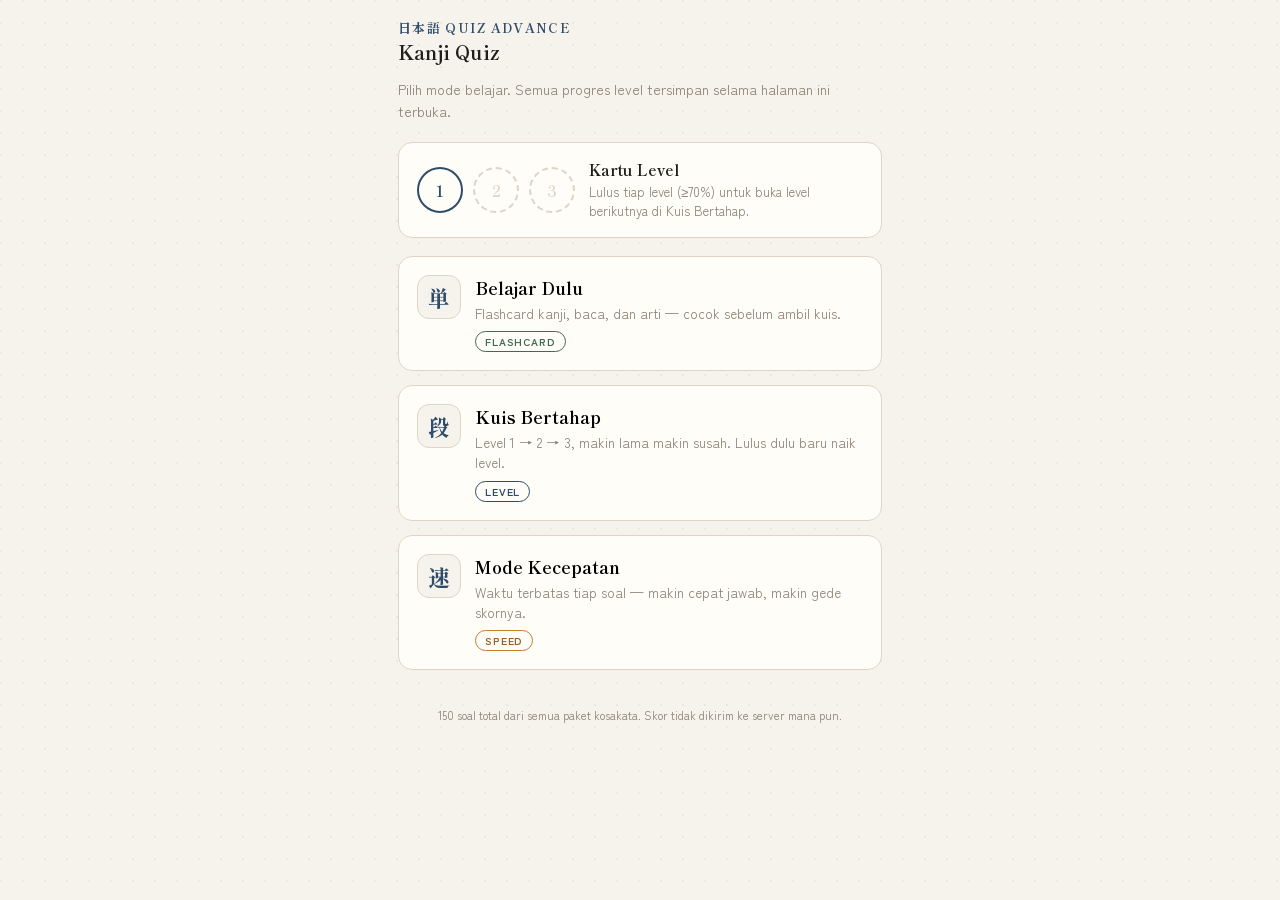
<file: index_3.html>
<!DOCTYPE html>
<html lang="id">
<head>
<meta charset="UTF-8">
<meta name="viewport" content="width=device-width, initial-scale=1.0, maximum-scale=1.0">
<title>Kanji Quiz Advance — 日本語</title>
<meta name="description" content="Latihan kanji N5/N4 dengan mode level bertahap, kecepatan, dan flashcard.">
<link rel="preconnect" href="https://fonts.googleapis.com">
<link href="https://fonts.googleapis.com/css2?family=Shippori+Mincho:wght@500;700&family=Zen+Kaku+Gothic+New:wght@400;500;700;900&display=swap" rel="stylesheet">
<style>
/* =========================================================================
   Kanji Quiz Advance — design tokens
   Washi paper + ai-zome indigo + hanko seal red, carried over from the
   original quiz, extended with an ochre "gold" accent for streak/speed
   moments and a stamp-card motif for level progress.
   ========================================================================= */
:root{
  --bg:#F6F3EC;
  --card:#FFFDF8;
  --ink:#201E1B;
  --muted:#8B8074;
  --line:#DDD5C7;
  --indigo:#2F4C6B;
  --indigo-dark:#1F3450;
  --seal:#B33B49;
  --seal-dark:#8E2530;
  --moss:#3F6B4E;
  --amber:#C97C2C;
  --amber-dark:#9C5E1D;
  --radius:14px;
}
*{ box-sizing:border-box; }
@media (prefers-reduced-motion: reduce){
  *{ animation-duration:0.01ms !important; transition-duration:0.01ms !important; }
}
html,body{
  margin:0; padding:0; background:var(--bg); color:var(--ink);
  font-family:'Zen Kaku Gothic New', sans-serif;
  -webkit-tap-highlight-color: transparent;
}
body::before{
  content:""; position:fixed; inset:0;
  background-image: radial-gradient(circle at 1px 1px, rgba(32,30,27,0.05) 1px, transparent 1px);
  background-size: 22px 22px;
  pointer-events:none; z-index:0;
}
#app{
  position:relative; z-index:1;
  max-width:520px; margin:0 auto; min-height:100vh;
  display:flex; flex-direction:column;
  padding: 18px 18px 48px;
}
h1,h2,h3{ font-family:'Shippori Mincho', serif; margin:0; }
a{ color:var(--indigo); }
button{ font-family:inherit; }

/* ---------- top bar ---------- */
.topbar{
  display:flex; align-items:center; justify-content:space-between;
  margin-bottom:14px;
}
.brand{
  font-family:'Shippori Mincho', serif; font-weight:700; font-size:19px;
}
.brand .jp{ color:var(--indigo); font-size:13px; letter-spacing:0.1em; display:block; margin-bottom:1px; }
.backbtn{
  background:none; border:1px solid var(--line); border-radius:999px;
  padding:6px 14px; font-size:13px; color:var(--muted); cursor:pointer;
}
.backbtn:hover{ border-color:var(--indigo); color:var(--indigo); }

.eyebrow{
  font-size:12px; letter-spacing:0.18em; text-transform:uppercase;
  color:var(--indigo); font-weight:700; margin-bottom:6px;
}
.sub{ color:var(--muted); font-size:14px; margin-bottom:20px; line-height:1.55; }

/* ---------- Stamp card (level progress signature element) ---------- */
.stampcard{
  background:var(--card); border:1px solid var(--line); border-radius:var(--radius);
  padding:16px 18px; margin-bottom:18px;
  display:flex; align-items:center; gap:14px;
}
.stampcard .slots{ display:flex; gap:10px; }
.stampslot{
  width:46px; height:46px; border-radius:50%;
  border:2px dashed var(--line);
  display:flex; align-items:center; justify-content:center;
  font-family:'Shippori Mincho', serif; font-weight:700; font-size:15px;
  color:var(--line); flex-shrink:0; position:relative;
}
.stampslot.done{
  border:2px solid var(--seal); color:var(--seal);
  transform: rotate(-6deg);
}
.stampslot.current{ border-color:var(--indigo); color:var(--indigo); border-style:solid; }
.stampcard .label{ font-size:13px; color:var(--muted); line-height:1.5; }
.stampcard .label strong{ color:var(--ink); font-family:'Shippori Mincho', serif; font-size:15px; display:block; }

/* ---------- Home menu ---------- */
.modecard{
  background:var(--card); border:1px solid var(--line); border-radius:var(--radius);
  padding:18px; margin-bottom:14px; cursor:pointer; text-align:left; width:100%;
  display:flex; gap:14px; align-items:flex-start;
  transition: transform .15s ease;
}
.modecard:active{ transform: scale(0.98); }
.modecard:focus-visible, button:focus-visible, .opt:focus-visible, .levelrow:focus-visible{
  outline:3px solid var(--indigo); outline-offset:2px;
}
.modecard .icon{
  width:44px; height:44px; border-radius:12px; flex-shrink:0;
  display:flex; align-items:center; justify-content:center;
  font-family:'Shippori Mincho', serif; font-size:22px; font-weight:700;
  background:var(--bg); border:1px solid var(--line); color:var(--indigo);
}
.modecard h3{ font-size:17px; margin-bottom:3px; }
.modecard p{ margin:0; color:var(--muted); font-size:13.5px; line-height:1.5; }
.modecard .tag{
  display:inline-block; margin-top:8px; font-size:10.5px; letter-spacing:0.08em;
  text-transform:uppercase; font-weight:700; padding:2px 9px; border-radius:999px;
}
.tag.tag-level{ color:var(--indigo); border:1px solid var(--indigo); }
.tag.tag-speed{ color:var(--amber-dark); border:1px solid var(--amber); }
.tag.tag-study{ color:var(--moss); border:1px solid var(--moss); }

/* ---------- Level picker rows ---------- */
.levelrow{
  background:var(--card); border:1px solid var(--line); border-radius:var(--radius);
  padding:16px; margin-bottom:10px; width:100%; text-align:left; cursor:pointer;
  display:flex; align-items:center; gap:12px;
}
.levelrow .num{
  width:38px; height:38px; border-radius:50%; flex-shrink:0;
  display:flex; align-items:center; justify-content:center;
  font-family:'Shippori Mincho', serif; font-weight:700; font-size:16px;
  background:var(--bg); border:1px solid var(--line); color:var(--indigo);
}
.levelrow h4{ font-size:15px; margin:0 0 2px; font-family:'Shippori Mincho', serif; }
.levelrow p{ margin:0; font-size:12.5px; color:var(--muted); line-height:1.4; }
.levelrow.locked{ opacity:0.55; cursor:not-allowed; }
.levelrow .lockicon{ margin-left:auto; color:var(--muted); font-size:18px; }

/* ---------- Progress bar ---------- */
.progress-wrap{ display:flex; align-items:center; gap:10px; margin-bottom:16px; }
.progress-track{ flex:1; height:6px; background:var(--line); border-radius:99px; overflow:hidden; }
.progress-fill{ height:100%; background:var(--indigo); border-radius:99px; transition:width .35s ease; }
.progress-fill.speed{ background:var(--amber); }
.progress-label{ font-size:12.5px; color:var(--muted); font-variant-numeric:tabular-nums; white-space:nowrap; }

/* ---------- Timer ring (speed mode) ---------- */
.timerwrap{ display:flex; align-items:center; gap:10px; margin-bottom:14px; }
.timerring{ position:relative; width:40px; height:40px; flex-shrink:0; }
.timerring svg{ transform: rotate(-90deg); }
.timerring circle.bg{ fill:none; stroke:var(--line); stroke-width:4; }
.timerring circle.fg{ fill:none; stroke:var(--amber); stroke-width:4; stroke-linecap:round; transition: stroke-dashoffset .2s linear, stroke .2s ease; }
.timerring.low circle.fg{ stroke:var(--seal); }
.timerring .num{
  position:absolute; inset:0; display:flex; align-items:center; justify-content:center;
  font-size:12px; font-weight:700; color:var(--ink); font-variant-numeric:tabular-nums;
}
.streak{ font-size:13px; color:var(--amber-dark); font-weight:700; display:flex; align-items:center; gap:4px; }

/* ---------- Question card ---------- */
.qcard{
  background:var(--card); border:1px solid var(--line); border-radius:16px;
  padding:22px 20px; position:relative; overflow:hidden; flex:1;
  display:flex; flex-direction:column;
}
.qcard::before{
  content:"問"; position:absolute; top:-14px; right:-6px;
  font-family:'Shippori Mincho', serif; font-size:110px; color:var(--indigo);
  opacity:0.05; line-height:1; pointer-events:none;
}
.section-tag{
  font-size:11px; font-weight:700; letter-spacing:0.1em; text-transform:uppercase;
  color:var(--seal); margin-bottom:10px;
}
.kanji-big{ font-family:'Shippori Mincho', serif; font-size:56px; font-weight:700; line-height:1.1; margin:4px 0 6px; }
.q-desc{ font-size:17px; line-height:1.55; font-weight:500; margin:4px 0 6px; }
.q-hint{ color:var(--muted); font-size:13.5px; margin-bottom:16px; }

.options{ display:flex; flex-direction:column; gap:10px; margin-top:8px; }
.opt{
  text-align:left; background:#fff; border:1.5px solid var(--line); border-radius:12px;
  padding:13px 14px; font-size:16px; color:var(--ink); cursor:pointer;
  display:flex; align-items:center; gap:10px;
  transition: border-color .12s ease, background .12s ease, transform .08s ease;
}
.opt:active{ transform: scale(0.99); }
.opt .letter{
  width:26px; height:26px; border-radius:50%; background:var(--bg); border:1px solid var(--line);
  display:flex; align-items:center; justify-content:center; font-size:12.5px; font-weight:700;
  color:var(--muted); flex-shrink:0;
}
.opt.correct{ border-color:var(--moss); background:#F1F7F3; }
.opt.correct .letter{ background:var(--moss); border-color:var(--moss); color:#fff; }
.opt.wrong{ border-color:var(--seal); background:#FBF0F1; }
.opt.wrong .letter{ background:var(--seal); border-color:var(--seal); color:#fff; }
.opt.disabled{ cursor:default; }
.opt.dim{ opacity:0.5; }

.feedback{ margin-top:16px; font-size:14px; color:var(--muted); min-height:20px; }
.feedback.show-correct{ color:var(--moss); font-weight:700; }
.feedback.show-wrong{ color:var(--seal-dark); font-weight:700; }

.stamp{
  position:absolute; top:18px; right:18px; width:64px; height:64px; border-radius:50%;
  border:3px solid var(--seal); color:var(--seal); display:flex; align-items:center; justify-content:center;
  font-family:'Shippori Mincho', serif; font-weight:700; font-size:24px;
  opacity:0; transform:scale(1.6) rotate(-18deg); pointer-events:none;
}
.stamp.pop{ animation: stampIn .38s cubic-bezier(.2,1.4,.4,1) forwards; }
.stamp.wrongstamp{ border-color:var(--indigo); color:var(--indigo); }
@keyframes stampIn{
  0%{ opacity:0; transform:scale(2.2) rotate(-18deg); }
  60%{ opacity:1; transform:scale(0.92) rotate(-10deg); }
  100%{ opacity:0.9; transform:scale(1) rotate(-10deg); }
}

.nextbar{ margin-top:16px; }
button.primary{
  width:100%; background:var(--indigo); color:#fff; border:none; border-radius:12px;
  padding:14px; font-size:16px; font-weight:700; cursor:pointer;
}
button.primary:active{ background:var(--indigo-dark); }
button.primary:disabled{ opacity:0.4; cursor:default; }
button.primary.amber{ background:var(--amber); }
button.primary.amber:active{ background:var(--amber-dark); }
button.ghost{
  width:100%; background:transparent; color:var(--indigo); border:1.5px solid var(--indigo);
  border-radius:12px; padding:12px; font-size:14.5px; font-weight:700; margin-top:10px; cursor:pointer;
}

/* ---------- Flashcard (tango card) mode ---------- */
.flash-progress{ text-align:center; font-size:12.5px; color:var(--muted); margin-bottom:10px; }
.flashzone{ flex:1; display:flex; align-items:center; justify-content:center; padding:10px 0 22px; perspective:1200px; }
.flashcard{
  width:100%; max-width:340px; height:230px; position:relative;
  cursor:pointer;
}
.flashcard .punch{
  position:absolute; top:10px; left:16px; width:12px; height:12px; border-radius:50%;
  background:var(--bg); border:1px solid var(--line); z-index:2;
}
.flashcard-inner{
  width:100%; height:100%; position:relative; transition: transform .5s;
  transform-style: preserve-3d;
}
.flashcard.flipped .flashcard-inner{ transform: rotateY(180deg); }
.flashface{
  position:absolute; inset:0; backface-visibility:hidden;
  border-radius:14px; border:1px solid var(--line); background:var(--card);
  box-shadow: 6px 6px 0 var(--line);
  display:flex; flex-direction:column; align-items:center; justify-content:center;
  padding:20px; text-align:center;
}
.flashface .topic{ position:absolute; top:14px; left:32px; font-size:11px; color:var(--muted); letter-spacing:0.06em; text-transform:uppercase; }
.flashface .kanji{ font-family:'Shippori Mincho', serif; font-size:46px; font-weight:700; }
.flashface .prompttext{ font-size:16px; line-height:1.5; }
.flashface.back{ transform: rotateY(180deg); }
.flashface .reading{ font-family:'Shippori Mincho', serif; font-size:26px; margin-bottom:6px; }
.flashface .meaning{ font-size:14px; color:var(--muted); }
.flashhint{ text-align:center; font-size:12px; color:var(--muted); margin-top:10px; }
.flashnav{ display:flex; gap:10px; margin-top:14px; }
.flashnav button{
  flex:1; background:var(--card); border:1px solid var(--line); border-radius:12px;
  padding:12px; font-size:14px; color:var(--ink); cursor:pointer;
}
.flashnav button:active{ background:var(--bg); }

/* ---------- Result screen ---------- */
.result{ background:var(--card); border:1px solid var(--line); border-radius:16px; padding:30px 22px; text-align:center; }
.result .bigstamp{
  width:120px; height:120px; border-radius:50%; border:4px solid var(--seal); color:var(--seal);
  display:flex; flex-direction:column; align-items:center; justify-content:center;
  margin:0 auto 18px; transform: rotate(-8deg); font-family:'Shippori Mincho', serif;
}
.result .bigstamp.amber{ border-color:var(--amber); color:var(--amber-dark); }
.result .bigstamp .score-num{ font-size:34px; font-weight:700; line-height:1; }
.result .bigstamp .score-den{ font-size:13px; }
.result h2{ font-size:22px; margin:0 0 6px; }
.result p{ color:var(--muted); font-size:14px; margin:0 0 20px; line-height:1.6; }
.breakdown{ display:flex; justify-content:center; gap:18px; margin-bottom:22px; flex-wrap:wrap; }
.breakdown div{ font-size:13px; color:var(--muted); }
.breakdown strong{ display:block; font-size:20px; color:var(--ink); font-family:'Shippori Mincho', serif; }
.passbadge{
  display:inline-block; margin-bottom:14px; padding:5px 14px; border-radius:999px;
  font-size:12.5px; font-weight:700; letter-spacing:0.04em;
}
.passbadge.pass{ background:#F1F7F3; color:var(--moss); border:1px solid var(--moss); }
.passbadge.retry{ background:#FBF0F1; color:var(--seal-dark); border:1px solid var(--seal); }

.footer-note{ text-align:center; color:var(--muted); font-size:11.5px; margin-top:22px; line-height:1.6; }

</style>
</head>
<body>
<div id="app"></div>

<script>
/* =========================================================================
   QUESTION BANK — Kanji Quiz Advance
   Setiap soal punya:
   - level    : 1 (dasar) | 2 (menengah) | 3 (lanjutan)  -> dipakai utk mode bertahap
   - type     : 'reading'  = kanji -> pilih bacaan hiragana
                'describe' = deskripsi Indonesia -> pilih kanji yang tepat
                'odd'      = cari kata yang TIDAK sekategori
   - topic    : dipakai buat pengelompokan flashcard
   - prompt   : untuk type 'reading', ini kanji-nya. untuk 'describe'/'odd', ini teks soalnya.
   - meaning  : arti bahasa Indonesia (dipakai di flashcard, hanya utk type 'reading')
   - correct  : jawaban benar
   - distractors : 3 pilihan pengecoh

   Menambah paket baru (mis. MNN1 / MNN2) tinggal push object baru ke array
   QUESTION_BANK dengan format yang sama, lalu set level & topic yang sesuai.
   ========================================================================= */

const QUESTION_BANK = [

  // ---------------- LEVEL 1 — Paket Dasar (bacaan kanji) ----------------
  { level:1, type:"reading", topic:"Keluarga", prompt:"家族", meaning:"Keluarga", correct:"かぞく", distractors:["かいぎ","きゅうりょう","しごと"] },
  { level:1, type:"reading", topic:"Keluarga", prompt:"兄", meaning:"Kakak laki-laki (sendiri)", correct:"あに", distractors:["あね","おとうと","いもうと"] },
  { level:1, type:"reading", topic:"Keluarga", prompt:"姉", meaning:"Kakak perempuan (sendiri)", correct:"あね", distractors:["あに","むすめ","むすこ"] },
  { level:1, type:"reading", topic:"Keluarga", prompt:"弟", meaning:"Adik laki-laki (sendiri)", correct:"おとうと", distractors:["いもうと","むすこ","むすめ"] },
  { level:1, type:"reading", topic:"Keluarga", prompt:"妹", meaning:"Adik perempuan (sendiri)", correct:"いもうと", distractors:["おとうと","あね","あに"] },
  { level:1, type:"reading", topic:"Keluarga", prompt:"両親", meaning:"Kedua orang tua", correct:"りょうしん", distractors:["ちちおや","ははおや","かぞく"] },
  { level:1, type:"reading", topic:"Keluarga", prompt:"父親", meaning:"Ayah", correct:"ちちおや", distractors:["ははおや","りょうしん","おっと"] },
  { level:1, type:"reading", topic:"Keluarga", prompt:"母親", meaning:"Ibu", correct:"ははおや", distractors:["ちちおや","つま","りょうしん"] },
  { level:1, type:"reading", topic:"Keluarga", prompt:"夫", meaning:"Suami", correct:"おっと", distractors:["つま","むすこ","むすめ"] },
  { level:1, type:"reading", topic:"Keluarga", prompt:"妻", meaning:"Istri", correct:"つま", distractors:["おっと","まご","あね"] },
  { level:1, type:"reading", topic:"Keluarga", prompt:"息子", meaning:"Anak laki-laki (sendiri)", correct:"むすこ", distractors:["むすめ","まご","あに"] },
  { level:1, type:"reading", topic:"Keluarga", prompt:"娘", meaning:"Anak perempuan (sendiri)", correct:"むすめ", distractors:["むすこ","いもうと","あね"] },
  { level:1, type:"reading", topic:"Keluarga", prompt:"孫", meaning:"Cucu", correct:"まご", distractors:["むすこ","むすめ","おっと"] },
  { level:1, type:"reading", topic:"Keluarga", prompt:"男性", meaning:"Laki-laki", correct:"だんせい", distractors:["じょせい","かぞく","りょうしん"] },
  { level:1, type:"reading", topic:"Keluarga", prompt:"女性", meaning:"Perempuan", correct:"じょせい", distractors:["だんせい","あね","いもうと"] },
  { level:1, type:"reading", topic:"Tubuh", prompt:"体", meaning:"Tubuh/badan", correct:"からだ", distractors:["あたま","かお","かみ"] },
  { level:1, type:"reading", topic:"Tubuh", prompt:"頭", meaning:"Kepala", correct:"あたま", distractors:["からだ","くび","むね"] },
  { level:1, type:"reading", topic:"Tubuh", prompt:"顔", meaning:"Wajah", correct:"かお", distractors:["かみ","はな","くび"] },
  { level:1, type:"reading", topic:"Tubuh", prompt:"髪", meaning:"Rambut", correct:"かみ", distractors:["かお","ゆび","うで"] },
  { level:1, type:"reading", topic:"Tubuh", prompt:"鼻", meaning:"Hidung", correct:"はな", distractors:["くび","むね","ゆび"] },
  { level:1, type:"reading", topic:"Tubuh", prompt:"首", meaning:"Leher", correct:"くび", distractors:["はな","うで","あたま"] },
  { level:1, type:"reading", topic:"Tubuh", prompt:"腕", meaning:"Lengan", correct:"うで", distractors:["ゆび","むね","くび"] },
  { level:1, type:"reading", topic:"Tubuh", prompt:"指", meaning:"Jari/jemari", correct:"ゆび", distractors:["うで","はな","かみ"] },
  { level:1, type:"reading", topic:"Tubuh", prompt:"胸", meaning:"Dada", correct:"むね", distractors:["くび","あたま","からだ"] },
  { level:1, type:"reading", topic:"Kerja", prompt:"仕事", meaning:"Pekerjaan", correct:"しごと", distractors:["きゅうりょう","かいぎ","こうつう"] },
  { level:1, type:"reading", topic:"Kerja", prompt:"給料", meaning:"Gaji", correct:"きゅうりょう", distractors:["しごと","かいぎ","どうろ"] },
  { level:1, type:"reading", topic:"Kerja", prompt:"会議", meaning:"Rapat", correct:"かいぎ", distractors:["しごと","きゅうりょう","こうつう"] },
  { level:1, type:"reading", topic:"Makanan", prompt:"食べ物", meaning:"Makanan", correct:"たべもの", distractors:["のみもの","やさい","にく"] },
  { level:1, type:"reading", topic:"Makanan", prompt:"飲み物", meaning:"Minuman", correct:"のみもの", distractors:["たべもの","にく","やさい"] },
  { level:1, type:"reading", topic:"Makanan", prompt:"野菜", meaning:"Sayur", correct:"やさい", distractors:["にく","たべもの","のみもの"] },
  { level:1, type:"reading", topic:"Makanan", prompt:"肉", meaning:"Daging", correct:"にく", distractors:["やさい","ぎゅうにく","ぶたにく"] },
  { level:1, type:"reading", topic:"Makanan", prompt:"牛肉", meaning:"Daging sapi", correct:"ぎゅうにく", distractors:["ぶたにく","とりにく","にく"] },
  { level:1, type:"reading", topic:"Makanan", prompt:"豚肉", meaning:"Daging babi", correct:"ぶたにく", distractors:["ぎゅうにく","とりにく","にく"] },
  { level:1, type:"reading", topic:"Makanan", prompt:"鶏肉", meaning:"Daging ayam", correct:"とりにく", distractors:["ぎゅうにく","ぶたにく","にく"] },
  { level:1, type:"reading", topic:"Makanan", prompt:"朝食", meaning:"Makan pagi", correct:"ちょうしょく", distractors:["ちゅうしょく","ゆうしょく","たべもの"] },
  { level:1, type:"reading", topic:"Makanan", prompt:"昼食", meaning:"Makan siang", correct:"ちゅうしょく", distractors:["ちょうしょく","ゆうしょく","のみもの"] },
  { level:1, type:"reading", topic:"Makanan", prompt:"夕食", meaning:"Makan malam", correct:"ゆうしょく", distractors:["ちょうしょく","ちゅうしょく","やさい"] },
  { level:1, type:"reading", topic:"Transportasi", prompt:"自転車", meaning:"Sepeda", correct:"じてんしゃ", distractors:["じどうしゃ","ひこうき","ふね"] },
  { level:1, type:"reading", topic:"Transportasi", prompt:"自動車", meaning:"Mobil", correct:"じどうしゃ", distractors:["じてんしゃ","ふね","ひこうき"] },
  { level:1, type:"reading", topic:"Transportasi", prompt:"飛行機", meaning:"Pesawat terbang", correct:"ひこうき", distractors:["じどうしゃ","じてんしゃ","ふね"] },
  { level:1, type:"reading", topic:"Transportasi", prompt:"船", meaning:"Kapal laut", correct:"ふね", distractors:["ひこうき","じてんしゃ","どうろ"] },
  { level:1, type:"reading", topic:"Transportasi", prompt:"道路", meaning:"Jalan raya", correct:"どうろ", distractors:["こうつう","ふね","じどうしゃ"] },
  { level:1, type:"reading", topic:"Transportasi", prompt:"交通", meaning:"Transportasi/lalu lintas", correct:"こうつう", distractors:["どうろ","しごと","かいぎ"] },
  { level:1, type:"reading", topic:"Warna", prompt:"色", meaning:"Warna", correct:"いろ", distractors:["あおいろ","あかいろ","くろいろ"] },
  { level:1, type:"reading", topic:"Warna", prompt:"青色", meaning:"Biru", correct:"あおいろ", distractors:["あかいろ","くろいろ","しろいろ"] },
  { level:1, type:"reading", topic:"Warna", prompt:"赤色", meaning:"Merah", correct:"あかいろ", distractors:["あおいろ","しろいろ","くろいろ"] },
  { level:1, type:"reading", topic:"Warna", prompt:"黒色", meaning:"Hitam", correct:"くろいろ", distractors:["しろいろ","あおいろ","あかいろ"] },
  { level:1, type:"reading", topic:"Warna", prompt:"白色", meaning:"Putih", correct:"しろいろ", distractors:["くろいろ","あかいろ","いろ"] },
  { level:1, type:"reading", topic:"Kesehatan", prompt:"病気", meaning:"Penyakit", correct:"びょうき", distractors:["かぜ","ねつ","せき"] },
  { level:1, type:"reading", topic:"Kesehatan", prompt:"風邪", meaning:"Masuk angin/flu", correct:"かぜ", distractors:["びょうき","ねつ","せき"] },

  // ---------------- LEVEL 2 — Paket Tambahan (bacaan kanji, lebih variatif) ----------------
  { level:2, type:"reading", topic:"Keluarga", prompt:"親", meaning:"Orang tua", correct:"おや", distractors:["りょうしん","かぞく","まご"] },
  { level:2, type:"reading", topic:"Keluarga", prompt:"お兄さん", meaning:"Kakak laki-laki (orang lain)", correct:"おにいさん", distractors:["あに","おねえさん","あね"] },
  { level:2, type:"reading", topic:"Keluarga", prompt:"お姉さん", meaning:"Kakak perempuan (orang lain)", correct:"おねえさん", distractors:["あね","おにいさん","あに"] },
  { level:2, type:"reading", topic:"Keluarga", prompt:"ご主人", meaning:"Suami (orang lain)", correct:"ごしゅじん", distractors:["おっと","つま","おくさん"] },
  { level:2, type:"reading", topic:"Keluarga", prompt:"奥さん", meaning:"Istri (orang lain)", correct:"おくさん", distractors:["つま","ごしゅじん","おっと"] },
  { level:2, type:"reading", topic:"Keluarga", prompt:"伯父", meaning:"Om/paman", correct:"おじ", distractors:["おば","まご","りょうしん"] },
  { level:2, type:"reading", topic:"Keluarga", prompt:"伯母", meaning:"Tante/bibi", correct:"おば", distractors:["おじ","まご","りょうしん"] },
  { level:2, type:"reading", topic:"Keluarga", prompt:"先輩", meaning:"Senior", correct:"せんぱい", distractors:["こうはい","どうりょう","しゃちょう"] },
  { level:2, type:"reading", topic:"Keluarga", prompt:"後輩", meaning:"Junior", correct:"こうはい", distractors:["せんぱい","どうりょう","しゃちょう"] },
  { level:2, type:"reading", topic:"Tubuh", prompt:"髭", meaning:"Kumis", correct:"ひげ", distractors:["のど","かみ","はな"] },
  { level:2, type:"reading", topic:"Tubuh", prompt:"喉", meaning:"Tenggorokan", correct:"のど", distractors:["ひげ","くび","むね"] },
  { level:2, type:"reading", topic:"Tubuh", prompt:"お腹", meaning:"Perut", correct:"おなか", distractors:["こし","せなか","むね"] },
  { level:2, type:"reading", topic:"Tubuh", prompt:"腰", meaning:"Pinggang", correct:"こし", distractors:["おなか","せなか","ほね"] },
  { level:2, type:"reading", topic:"Tubuh", prompt:"お尻", meaning:"Pantat", correct:"おしり", distractors:["せなか","こし","ほね"] },
  { level:2, type:"reading", topic:"Tubuh", prompt:"背中", meaning:"Punggung", correct:"せなか", distractors:["こし","おしり","ほね"] },
  { level:2, type:"reading", topic:"Tubuh", prompt:"骨", meaning:"Tulang", correct:"ほね", distractors:["せなか","こし","からだ"] },
  { level:2, type:"reading", topic:"Profesi", prompt:"社長", meaning:"Bos/kepala perusahaan", correct:"しゃちょう", distractors:["ぶちょう","かちょう","てんいん"] },
  { level:2, type:"reading", topic:"Profesi", prompt:"店員", meaning:"Pelayan/karyawan toko", correct:"てんいん", distractors:["しゃちょう","けいさつ","かしゅ"] },
  { level:2, type:"reading", topic:"Profesi", prompt:"警察", meaning:"Polisi/kepolisian", correct:"けいさつ", distractors:["てんいん","はいしゃ","しゃちょう"] },
  { level:2, type:"reading", topic:"Profesi", prompt:"歌手", meaning:"Penyanyi", correct:"かしゅ", distractors:["うんてんしゅ","てんいん","どうりょう"] },
  { level:2, type:"reading", topic:"Profesi", prompt:"運転手", meaning:"Supir", correct:"うんてんしゅ", distractors:["かしゅ","てんいん","どうりょう"] },
  { level:2, type:"reading", topic:"Profesi", prompt:"同僚", meaning:"Rekan kerja", correct:"どうりょう", distractors:["せんぱい","こうはい","しゃちょう"] },
  { level:2, type:"reading", topic:"Profesi", prompt:"歯医者", meaning:"Dokter gigi", correct:"はいしゃ", distractors:["けいさつ","てんいん","しゃちょう"] },
  { level:2, type:"reading", topic:"Kerja", prompt:"面接", meaning:"Interview", correct:"めんせつ", distractors:["りれきしょ","しゅっちょう","かいぎ"] },
  { level:2, type:"reading", topic:"Kerja", prompt:"履歴書", meaning:"CV", correct:"りれきしょ", distractors:["めんせつ","しょるい","きゅうりょう"] },
  { level:2, type:"reading", topic:"Kerja", prompt:"出張", meaning:"Perjalanan dinas", correct:"しゅっちょう", distractors:["かいぎ","めんせつ","きゅうりょう"] },
  { level:2, type:"reading", topic:"Dapur", prompt:"料理", meaning:"Masakan", correct:"りょうり", distractors:["やさい","たべもの","にく"] },
  { level:2, type:"reading", topic:"Dapur", prompt:"玉ねぎ", meaning:"Bawang bombay", correct:"たまねぎ", distractors:["にんじん","なす","やさい"] },
  { level:2, type:"reading", topic:"Dapur", prompt:"人参", meaning:"Wortel", correct:"にんじん", distractors:["たまねぎ","なす","やさい"] },
  { level:2, type:"reading", topic:"Dapur", prompt:"茄子", meaning:"Terong", correct:"なす", distractors:["たまねぎ","にんじん","やさい"] },
  { level:2, type:"reading", topic:"Dapur", prompt:"米", meaning:"Beras", correct:"こめ", distractors:["にく","やさい","たべもの"] },
  { level:2, type:"reading", topic:"Dapur", prompt:"お酒", meaning:"Sake/minuman keras", correct:"おさけ", distractors:["おちゃ","おゆ","のみもの"] },
  { level:2, type:"reading", topic:"Dapur", prompt:"お茶", meaning:"Teh", correct:"おちゃ", distractors:["おさけ","おゆ","のみもの"] },
  { level:2, type:"reading", topic:"Dapur", prompt:"お湯", meaning:"Air panas", correct:"おゆ", distractors:["おちゃ","おさけ","のみもの"] },
  { level:2, type:"reading", topic:"Dapur", prompt:"洋食", meaning:"Makanan Barat", correct:"ようしょく", distractors:["りょうり","たべもの","やさい"] },
  { level:2, type:"reading", topic:"Transportasi", prompt:"乗り物", meaning:"Kendaraan", correct:"のりもの", distractors:["どうろ","こうつう","じどうしゃ"] },
  { level:2, type:"reading", topic:"Transportasi", prompt:"救急車", meaning:"Ambulans", correct:"きゅうきゅうしゃ", distractors:["しょうぼうしゃ","じどうしゃ","じてんしゃ"] },
  { level:2, type:"reading", topic:"Transportasi", prompt:"消防車", meaning:"Mobil damkar", correct:"しょうぼうしゃ", distractors:["きゅうきゅうしゃ","じどうしゃ","じてんしゃ"] },
  { level:2, type:"reading", topic:"Transportasi", prompt:"新幹線", meaning:"Shinkansen", correct:"しんかんせん", distractors:["ちかてつ","どうろ","こうつう"] },
  { level:2, type:"reading", topic:"Transportasi", prompt:"信号", meaning:"Lampu lalu lintas", correct:"しんごう", distractors:["どうろ","こうつう","のりもの"] },
  { level:2, type:"reading", topic:"Transportasi", prompt:"地下鉄", meaning:"Kereta bawah tanah", correct:"ちかてつ", distractors:["しんかんせん","どうろ","こうつう"] },
  { level:2, type:"reading", topic:"Pakaian", prompt:"服", meaning:"Pakaian", correct:"ふく", distractors:["ようふく","わふく","きもの"] },
  { level:2, type:"reading", topic:"Pakaian", prompt:"洋服", meaning:"Pakaian ala Barat", correct:"ようふく", distractors:["わふく","きもの","ふく"] },
  { level:2, type:"reading", topic:"Pakaian", prompt:"着物", meaning:"Kimono", correct:"きもの", distractors:["ふく","ようふく","わふく"] },
  { level:2, type:"reading", topic:"Pakaian", prompt:"下着", meaning:"Pakaian dalam", correct:"したぎ", distractors:["くつした","てぶくろ","ぼうし"] },
  { level:2, type:"reading", topic:"Pakaian", prompt:"靴下", meaning:"Kaos kaki", correct:"くつした", distractors:["したぎ","てぶくろ","ぼうし"] },
  { level:2, type:"reading", topic:"Arah & Dunia", prompt:"南", meaning:"Selatan", correct:"みなみ", distractors:["きた","ひがし","にし"] },
  { level:2, type:"reading", topic:"Arah & Dunia", prompt:"東", meaning:"Timur", correct:"ひがし", distractors:["きた","みなみ","にし"] },
  { level:2, type:"reading", topic:"Arah & Dunia", prompt:"西", meaning:"Barat", correct:"にし", distractors:["きた","みなみ","ひがし"] },
  { level:2, type:"reading", topic:"Arah & Dunia", prompt:"世界", meaning:"Dunia", correct:"せかい", distractors:["くに","にほん","ちゅうごく"] },

  // ---------------- LEVEL 2 — Paket Kreatif bagian A (bacaan kanji, tema hobi & alam) ----------------
  { level:2, type:"reading", topic:"Hobi", prompt:"趣味", meaning:"Hobi", correct:"しゅみ", distractors:["しごと","かいぎ","きゅうりょう"] },
  { level:2, type:"reading", topic:"Hobi", prompt:"写真", meaning:"Foto", correct:"しゃしん", distractors:["えいが","おんがく","りょこう"] },
  { level:2, type:"reading", topic:"Hobi", prompt:"映画", meaning:"Film", correct:"えいが", distractors:["しゃしん","おんがく","まんが"] },
  { level:2, type:"reading", topic:"Hobi", prompt:"旅行", meaning:"Jalan-jalan/tamasya", correct:"りょこう", distractors:["しゅみ","えいが","かいもの"] },
  { level:2, type:"reading", topic:"Hobi", prompt:"音楽", meaning:"Musik", correct:"おんがく", distractors:["うた","えいが","しゃしん"] },
  { level:2, type:"reading", topic:"Hobi", prompt:"買い物", meaning:"Belanja", correct:"かいもの", distractors:["りょこう","しゅみ","しごと"] },
  { level:2, type:"reading", topic:"Alam", prompt:"光", meaning:"Cahaya", correct:"ひかり", distractors:["おと","かぜ","くも"] },
  { level:2, type:"reading", topic:"Alam", prompt:"音", meaning:"Suara", correct:"おと", distractors:["ひかり","かぜ","くも"] },
  { level:2, type:"reading", topic:"Alam", prompt:"太陽", meaning:"Matahari", correct:"たいよう", distractors:["くも","かぜ","うみ"] },
  { level:2, type:"reading", topic:"Alam", prompt:"雲", meaning:"Awan", correct:"くも", distractors:["たいよう","かぜ","うみ"] },
  { level:2, type:"reading", topic:"Alam", prompt:"天気", meaning:"Cuaca", correct:"てんき", distractors:["きせつ","てんきよほう","つゆ"] },
  { level:2, type:"reading", topic:"Alam", prompt:"天気予報", meaning:"Ramalan cuaca", correct:"てんきよほう", distractors:["てんき","きせつ","つゆ"] },
  { level:2, type:"reading", topic:"Alam", prompt:"季節", meaning:"Musim", correct:"きせつ", distractors:["てんき","つゆ","けしき"] },
  { level:2, type:"reading", topic:"Alam", prompt:"梅雨", meaning:"Musim hujan", correct:"つゆ", distractors:["きせつ","てんき","くも"] },
  { level:2, type:"reading", topic:"Alam", prompt:"景色", meaning:"Pemandangan", correct:"けしき", distractors:["くうき","もり","はやし"] },
  { level:2, type:"reading", topic:"Alam", prompt:"空気", meaning:"Udara", correct:"くうき", distractors:["けしき","かぜ","ひかり"] },
  { level:2, type:"reading", topic:"Alam", prompt:"湖", meaning:"Danau", correct:"みずうみ", distractors:["うみ","いけ","もり"] },
  { level:2, type:"reading", topic:"Alam", prompt:"海", meaning:"Laut", correct:"うみ", distractors:["みずうみ","いけ","はやし"] },
  { level:2, type:"reading", topic:"Alam", prompt:"森", meaning:"Hutan rimba", correct:"もり", distractors:["はやし","いけ","うみ"] },
  { level:2, type:"reading", topic:"Alam", prompt:"林", meaning:"Hutan", correct:"はやし", distractors:["もり","いけ","うみ"] },
  { level:2, type:"reading", topic:"Alam", prompt:"池", meaning:"Kolam", correct:"いけ", distractors:["みずうみ","うみ","もり"] },
  { level:2, type:"reading", topic:"Hewan", prompt:"動物", meaning:"Binatang", correct:"どうぶつ", distractors:["いぬ","ねこ","とり"] },
  { level:2, type:"reading", topic:"Hewan", prompt:"子犬", meaning:"Anak anjing", correct:"こいぬ", distractors:["こねこ","ことり","いぬ"] },
  { level:2, type:"reading", topic:"Hewan", prompt:"子猫", meaning:"Anak kucing", correct:"こねこ", distractors:["こいぬ","ことり","ねこ"] },
  { level:2, type:"reading", topic:"Hewan", prompt:"小鳥", meaning:"Burung kecil", correct:"ことり", distractors:["こいぬ","こねこ","とり"] },

  // ---------------- LEVEL 3 — Paket Kreatif bagian B (deskripsi -> kanji) ----------------
  { level:3, type:"describe", topic:"Acara", prompt:"Acara tradisional melihat bunga sakura di musim semi", correct:"花見", distractors:["お祭り","花火大会","運動会"] },
  { level:3, type:"describe", topic:"Acara", prompt:"Acara olahraga tahunan di sekolah", correct:"運動会", distractors:["展覧会","結婚式","お祭り"] },
  { level:3, type:"describe", topic:"Acara", prompt:"Upacara pernikahan", correct:"結婚式", distractors:["展覧会","花見","お祭り"] },
  { level:3, type:"describe", topic:"Acara", prompt:"Acara kembang api di malam hari", correct:"花火大会", distractors:["花見","お祭り","展覧会"] },
  { level:3, type:"describe", topic:"Acara", prompt:"Pameran karya seni atau lukisan", correct:"展覧会", distractors:["コンサート","お祭り","結婚式"] },
  { level:3, type:"describe", topic:"Arah", prompt:"Arah mata angin yang berlawanan dengan Selatan (南)", correct:"北", distractors:["東","西","南東"] },
  { level:3, type:"describe", topic:"Arah", prompt:"Arah di antara Utara dan Timur", correct:"北東", distractors:["北西","南東","南西"] },
  { level:3, type:"describe", topic:"Arah", prompt:"Arah di antara Selatan dan Barat", correct:"南西", distractors:["北西","南東","北東"] },
  { level:3, type:"describe", topic:"Warna", prompt:"Warna seperti kulit kayu, mirip warna kopi", correct:"茶色", distractors:["黄色","銀色","黒色"] },
  { level:3, type:"describe", topic:"Warna", prompt:"Warna cerah seperti matahari atau pisang", correct:"黄色", distractors:["茶色","銀色","青色"] },
  { level:3, type:"describe", topic:"Warna", prompt:"Warna logam yang berkilau, seperti uang koin", correct:"銀色", distractors:["茶色","黄色","白色"] },
  { level:3, type:"describe", topic:"Aksesoris", prompt:"Benda yang dipakai di jari sebagai simbol pernikahan", correct:"指輪", distractors:["手袋","帽子","眼鏡"] },
  { level:3, type:"describe", topic:"Aksesoris", prompt:"Benda yang dipakai di tangan agar tidak kedinginan", correct:"手袋", distractors:["指輪","眼鏡","帽子"] },
  { level:3, type:"describe", topic:"Aksesoris", prompt:"Benda yang dipakai di kepala untuk gaya atau melindungi dari matahari", correct:"帽子", distractors:["手袋","指輪","眼鏡"] },
  { level:3, type:"describe", topic:"Aksesoris", prompt:"Benda yang membantu orang melihat lebih jelas", correct:"眼鏡", distractors:["帽子","指輪","手袋"] },

  // ---------------- LEVEL 3 — Paket Kreatif bagian C (cari yang beda sendiri) ----------------
  { level:3, type:"odd", topic:"Kategori", prompt:"Manakah yang BUKAN termasuk kategori arah mata angin?", correct:"道路", distractors:["北","南","東"] },
  { level:3, type:"odd", topic:"Kategori", prompt:"Manakah yang BUKAN termasuk kategori hewan?", correct:"天気", distractors:["犬","猫","鳥"] },
  { level:3, type:"odd", topic:"Kategori", prompt:"Manakah yang BUKAN termasuk kategori acara/festival?", correct:"天気予報", distractors:["花見","お祭り","結婚式"] },
  { level:3, type:"odd", topic:"Kategori", prompt:"Manakah yang BUKAN termasuk kategori warna?", correct:"季節", distractors:["黄色","茶色","銀色"] },
  { level:3, type:"odd", topic:"Kategori", prompt:"Manakah yang BUKAN termasuk kategori alam (nature)?", correct:"写真", distractors:["海","森","湖"] },
  { level:3, type:"odd", topic:"Kategori", prompt:"Manakah yang BUKAN termasuk kategori pakaian/aksesoris?", correct:"音楽", distractors:["帽子","手袋","指輪"] },
  { level:3, type:"odd", topic:"Kategori", prompt:"Manakah yang BUKAN termasuk kategori hobi/hiburan?", correct:"道路", distractors:["映画","音楽","写真"] },
  { level:3, type:"odd", topic:"Kategori", prompt:"Manakah yang BUKAN termasuk kategori nama negara?", correct:"天気", distractors:["日本","韓国","中国"] },
  { level:3, type:"odd", topic:"Kategori", prompt:"Manakah yang BUKAN termasuk kategori alat transportasi?", correct:"写真", distractors:["自転車","飛行機","船"] },
  { level:3, type:"odd", topic:"Kategori", prompt:"Manakah yang BUKAN termasuk kategori cuaca/alam?", correct:"結婚式", distractors:["天気","雲","太陽"] },
];

// id unik per soal
QUESTION_BANK.forEach((q, i) => { q.id = "q" + i; });

const LEVELS = [
  { num:1, name:"Level 1 — Dasar",    desc:"Kosakata keluarga, tubuh, makanan, transportasi & warna dasar.", passScore:0.7 },
  { num:2, name:"Level 2 — Menengah", desc:"Kosakata profesi, dapur, pakaian, alam, hobi & hewan.",          passScore:0.7 },
  { num:3, name:"Level 3 — Lanjutan", desc:"Tebak kanji dari deskripsi & mencari kata yang tidak sekategori.", passScore:0.7 },
];

function getQuestionsByLevel(level) {
  return QUESTION_BANK.filter(q => q.level === level);
}
function getFlashcardableByLevel(level) {
  return QUESTION_BANK.filter(q => q.level === level && q.type === "reading");
}

</script>
<script>
/* =========================================================================
   Kanji Quiz Advance — app logic
   Semua state di memori (tidak ada localStorage), reset saat halaman di-reload.
   ========================================================================= */

const QUIZ_SIZE_LEVEL = 12;   // jumlah soal per ronde Kuis Bertahap
const QUIZ_SIZE_SPEED = 15;   // jumlah soal per ronde Mode Kecepatan
const TIME_LIMIT = 12;        // detik per soal, Mode Kecepatan
const PASS_SCORE = 0.7;       // ambang lulus per level

const state = {
  screen: "home",
  mode: null,          // 'level' | 'speed' | 'flash'
  level: null,
  speedPool: null,     // 1 | 2 | 3 | 'all'
  progress: { 1:{passed:false,best:0}, 2:{passed:false,best:0}, 3:{passed:false,best:0} },

  sessionQuestions: [],
  idx: 0,
  score: 0,
  correctCount: 0,
  answered: false,
  streak: 0,
  maxStreak: 0,

  timerId: null,
  timeLeft: TIME_LIMIT,

  flashDeck: [],
  flashIdx: 0,
  flashFlipped: false,
};

function shuffle(arr) {
  const a = arr.slice();
  for (let i = a.length - 1; i > 0; i--) {
    const j = Math.floor(Math.random() * (i + 1));
    [a[i], a[j]] = [a[j], a[i]];
  }
  return a;
}
function pickSession(pool, n) {
  return shuffle(pool).slice(0, Math.min(n, pool.length)).map(q => ({
    ...q,
    options: shuffle([q.correct, ...q.distractors]),
  }));
}
function clearTimer() {
  if (state.timerId) { clearInterval(state.timerId); state.timerId = null; }
}
function nextLevelNum() {
  for (const lv of LEVELS) if (!state.progress[lv.num].passed) return lv.num;
  return null; // semua sudah lulus
}

/* ================= ROUTING ================= */
function goHome() { clearTimer(); state.screen = "home"; render(); }
function goFlashPick() { state.screen = "flash-pick"; render(); }
function goLevelPick() { state.screen = "level-pick"; render(); }
function goSpeedPick() { state.screen = "speed-pick"; render(); }

function startFlashcards(level) {
  state.mode = "flash";
  state.level = level;
  state.flashDeck = shuffle(getFlashcardableByLevel(level));
  state.flashIdx = 0;
  state.flashFlipped = false;
  state.screen = "flashcard";
  render();
}

function startLevelQuiz(level) {
  state.mode = "level";
  state.level = level;
  state.sessionQuestions = pickSession(getQuestionsByLevel(level), QUIZ_SIZE_LEVEL);
  state.idx = 0; state.score = 0; state.correctCount = 0; state.answered = false;
  state.streak = 0; state.maxStreak = 0;
  state.screen = "quiz";
  render();
}

function startSpeedQuiz(pool) {
  state.mode = "speed";
  state.speedPool = pool;
  const source = pool === "all" ? QUESTION_BANK : getQuestionsByLevel(pool);
  state.sessionQuestions = pickSession(source, QUIZ_SIZE_SPEED);
  state.idx = 0; state.score = 0; state.correctCount = 0; state.answered = false;
  state.streak = 0; state.maxStreak = 0;
  state.screen = "quiz";
  render();
  startTimerForCurrentQuestion();
}

/* ================= TIMER (speed mode) ================= */
function startTimerForCurrentQuestion() {
  clearTimer();
  state.timeLeft = TIME_LIMIT;
  updateTimerUI();
  state.timerId = setInterval(() => {
    state.timeLeft = Math.max(0, state.timeLeft - 0.1);
    updateTimerUI();
    if (state.timeLeft <= 0) {
      clearTimer();
      if (!state.answered) onAnswer(null); // timeout = salah
    }
  }, 100);
}
function updateTimerUI() {
  const ring = document.getElementById("timerFg");
  const label = document.getElementById("timerNum");
  const wrap = document.getElementById("timerRingWrap");
  if (!ring || !label) return;
  const circumference = 2 * Math.PI * 18;
  const frac = state.timeLeft / TIME_LIMIT;
  ring.style.strokeDashoffset = String(circumference * (1 - frac));
  label.textContent = Math.ceil(state.timeLeft);
  if (wrap) wrap.classList.toggle("low", state.timeLeft <= 4);
}

/* ================= QUIZ FLOW ================= */
function currentQuestion() { return state.sessionQuestions[state.idx]; }

function onAnswer(chosen) {
  if (state.answered) return;
  state.answered = true;
  clearTimer();
  const q = currentQuestion();
  const isCorrect = chosen === q.correct;

  if (isCorrect) {
    state.correctCount++;
    state.streak++;
    state.maxStreak = Math.max(state.maxStreak, state.streak);
    if (state.mode === "speed") {
      const bonus = Math.floor(100 * (state.timeLeft / TIME_LIMIT));
      state.score += 100 + bonus;
    } else {
      state.score++;
    }
  } else {
    state.streak = 0;
  }

  document.querySelectorAll(".opt").forEach(btn => {
    const val = decodeURIComponent(btn.dataset.opt);
    btn.classList.add("disabled");
    if (val === q.correct) btn.classList.add("correct");
    else if (val === chosen) btn.classList.add("wrong");
    else btn.classList.add("dim");
  });

  const fb = document.getElementById("feedback");
  const stamp = document.getElementById("stamp");
  if (fb) {
    if (isCorrect) {
      fb.textContent = "Benar! 正解 (seikai)";
      fb.className = "feedback show-correct";
    } else if (chosen === null) {
      fb.textContent = `Waktu habis — jawaban benar: ${q.correct}`;
      fb.className = "feedback show-wrong";
    } else {
      fb.textContent = `Kurang tepat — jawaban benar: ${q.correct}`;
      fb.className = "feedback show-wrong";
    }
  }
  if (stamp) {
    if (isCorrect) { stamp.textContent = "正"; stamp.classList.add("pop"); }
    else { stamp.textContent = "✕"; stamp.classList.add("pop", "wrongstamp"); }
  }

  if (state.mode === "speed") {
    updateStreakUI();
    setTimeout(onNext, 750); // auto-advance, ritme cepat
  } else {
    const nextBtn = document.getElementById("nextBtn");
    if (nextBtn) nextBtn.disabled = false;
  }
}

function updateStreakUI() {
  const el = document.getElementById("streakLabel");
  if (el) el.textContent = state.streak > 1 ? `Combo ×${state.streak}` : "";
}

function onNext() {
  state.idx++;
  state.answered = false;
  if (state.idx >= state.sessionQuestions.length) { renderResultScreen(); return; }
  render();
  if (state.mode === "speed") startTimerForCurrentQuestion();
}

/* ================= RESULT ================= */
function renderResultScreen() {
  clearTimer();
  state.screen = "result";
  if (state.mode === "level") {
    const total = state.sessionQuestions.length;
    const pct = state.correctCount / total;
    const prog = state.progress[state.level];
    prog.best = Math.max(prog.best, pct);
    if (pct >= PASS_SCORE) prog.passed = true;
  }
  render();
}

function gradeFor(pct) {
  if (pct >= 0.9) return { letter: "S", msg: "Sugoi! Nyaris sempurna." };
  if (pct >= 0.75) return { letter: "A", msg: "Mantap, udah jago." };
  if (pct >= 0.6) return { letter: "B", msg: "Lumayan, dikit lagi lancar." };
  if (pct >= 0.4) return { letter: "C", msg: "Masih perlu latihan lagi." };
  return { letter: "D", msg: "Coba pelajari kartu belajarnya dulu, ya." };
}

/* ================= FLASHCARD FLOW ================= */
function flashFlip() {
  state.flashFlipped = !state.flashFlipped;
  render();
}
function flashNext() {
  if (state.flashIdx < state.flashDeck.length - 1) { state.flashIdx++; state.flashFlipped = false; render(); }
}
function flashPrev() {
  if (state.flashIdx > 0) { state.flashIdx--; state.flashFlipped = false; render(); }
}

/* ================= RENDER ================= */
function render() {
  const app = document.getElementById("app");
  app.innerHTML = topbarHTML() + screenHTML();
  attachHandlers();
  window.scrollTo(0, 0);
}

function topbarHTML() {
  if (state.screen === "home") {
    return `
      <div class="topbar">
        <div class="brand"><span class="jp">日本語 QUIZ ADVANCE</span>Kanji Quiz</div>
      </div>`;
  }
  return `
    <div class="topbar">
      <div class="brand"><span class="jp">日本語 QUIZ ADVANCE</span>Kanji Quiz</div>
      <button class="backbtn" id="btnHome">Menu</button>
    </div>`;
}

function screenHTML() {
  switch (state.screen) {
    case "home": return homeHTML();
    case "flash-pick": return flashPickHTML();
    case "flashcard": return flashcardHTML();
    case "level-pick": return levelPickHTML();
    case "speed-pick": return speedPickHTML();
    case "quiz": return quizHTML();
    case "result": return resultHTML();
    default: return "";
  }
}

/* ---------- HOME ---------- */
function homeHTML() {
  const next = nextLevelNum();
  const slots = LEVELS.map(lv => {
    const p = state.progress[lv.num];
    let cls = "";
    let content = String(lv.num);
    if (p.passed) { cls = "done"; content = "合"; }
    else if (lv.num === next) { cls = "current"; }
    return `<div class="stampslot ${cls}">${content}</div>`;
  }).join("");

  return `
    <div class="sub">Pilih mode belajar. Semua progres level tersimpan selama halaman ini terbuka.</div>
    <div class="stampcard">
      <div class="slots">${slots}</div>
      <div class="label"><strong>Kartu Level</strong>Lulus tiap level (≥70%) untuk buka level berikutnya di Kuis Bertahap.</div>
    </div>

    <button class="modecard" id="cardFlash">
      <div class="icon">単</div>
      <div>
        <h3>Belajar Dulu</h3>
        <p>Flashcard kanji, baca, dan arti — cocok sebelum ambil kuis.</p>
        <span class="tag tag-study">Flashcard</span>
      </div>
    </button>

    <button class="modecard" id="cardLevel">
      <div class="icon">段</div>
      <div>
        <h3>Kuis Bertahap</h3>
        <p>Level 1 → 2 → 3, makin lama makin susah. Lulus dulu baru naik level.</p>
        <span class="tag tag-level">Level</span>
      </div>
    </button>

    <button class="modecard" id="cardSpeed">
      <div class="icon">速</div>
      <div>
        <h3>Mode Kecepatan</h3>
        <p>Waktu terbatas tiap soal — makin cepat jawab, makin gede skornya.</p>
        <span class="tag tag-speed">Speed</span>
      </div>
    </button>

    <div class="footer-note">150 soal total dari semua paket kosakata. Skor tidak dikirim ke server mana pun.</div>
  `;
}

/* ---------- FLASHCARD PICK ---------- */
function flashPickHTML() {
  const rows = LEVELS.filter(lv => lv.num !== 3).map(lv => `
    <button class="levelrow" data-flashlevel="${lv.num}">
      <div class="num">${lv.num}</div>
      <div><h4>${lv.name}</h4><p>${lv.desc}</p></div>
    </button>
  `).join("");
  return `
    <div class="eyebrow">Belajar Dulu</div>
    <h2 style="margin-bottom:8px;">Pilih level flashcard</h2>
    <div class="sub">Level 3 fokus di soal penalaran (deskripsi &amp; kategori), jadi paling pas langsung dicoba di Kuis Bertahap.</div>
    ${rows}
  `;
}

/* ---------- FLASHCARD ---------- */
function flashcardHTML() {
  const deck = state.flashDeck;
  const q = deck[state.flashIdx];
  const flippedCls = state.flashFlipped ? "flipped" : "";
  return `
    <div class="eyebrow">Belajar Dulu — Level ${state.level}</div>
    <div class="flash-progress">Kartu ${state.flashIdx + 1} / ${deck.length} &middot; ${q.topic}</div>
    <div class="flashzone">
      <div class="flashcard ${flippedCls}" id="flashcardEl">
        <div class="punch"></div>
        <div class="flashcard-inner">
          <div class="flashface front">
            <div class="topic">${q.topic}</div>
            <div class="kanji">${q.prompt}</div>
          </div>
          <div class="flashface back">
            <div class="reading">${q.correct}</div>
            <div class="meaning">${q.meaning}</div>
          </div>
        </div>
      </div>
    </div>
    <div class="flashhint">Ketuk kartu untuk membalik</div>
    <div class="flashnav">
      <button id="flashPrev" ${state.flashIdx === 0 ? "disabled" : ""}>&larr; Sebelumnya</button>
      <button id="flashNext" ${state.flashIdx === deck.length - 1 ? "disabled" : ""}>Berikutnya &rarr;</button>
    </div>
    <button class="primary" id="flashToQuiz" style="margin-top:14px;">Mulai Kuis Level ${state.level}</button>
  `;
}

/* ---------- LEVEL PICK ---------- */
function levelPickHTML() {
  const rows = LEVELS.map((lv, i) => {
    const unlocked = i === 0 || state.progress[LEVELS[i - 1].num].passed;
    const p = state.progress[lv.num];
    const statusText = p.passed ? `Lulus &middot; skor terbaik ${Math.round(p.best * 100)}%` : lv.desc;
    if (unlocked) {
      return `
        <button class="levelrow" data-level="${lv.num}">
          <div class="num">${lv.num}</div>
          <div><h4>${lv.name}</h4><p>${statusText}</p></div>
        </button>`;
    }
    return `
      <div class="levelrow locked">
        <div class="num">${lv.num}</div>
        <div><h4>${lv.name}</h4><p>Lulus Level ${lv.num - 1} dulu untuk buka ini.</p></div>
        <div class="lockicon">&#128274;</div>
      </div>`;
  }).join("");
  return `
    <div class="eyebrow">Kuis Bertahap</div>
    <h2 style="margin-bottom:8px;">Pilih level</h2>
    <div class="sub">${QUIZ_SIZE_LEVEL} soal acak per ronde. Lulus minimal 70% untuk naik level.</div>
    ${rows}
  `;
}

/* ---------- SPEED PICK ---------- */
function speedPickHTML() {
  const opts = [
    { key: 1, name: "Level 1 — Dasar" },
    { key: 2, name: "Level 2 — Menengah" },
    { key: 3, name: "Level 3 — Lanjutan" },
    { key: "all", name: "Semua Level — Campuran" },
  ];
  const rows = opts.map(o => `
    <button class="levelrow" data-speed="${o.key}">
      <div class="num">${o.key === "all" ? "∀" : o.key}</div>
      <div><h4>${o.name}</h4><p>${QUIZ_SIZE_SPEED} soal &middot; ${TIME_LIMIT} detik per soal</p></div>
    </button>
  `).join("");
  return `
    <div class="eyebrow">Mode Kecepatan</div>
    <h2 style="margin-bottom:8px;">Pilih pool soal</h2>
    <div class="sub">Jawab secepat mungkin. Semakin cepat benar, semakin besar skornya.</div>
    ${rows}
  `;
}

/* ---------- QUIZ (shared: level & speed) ---------- */
function quizHTML() {
  const q = currentQuestion();
  const total = state.sessionQuestions.length;
  const pct = Math.round((state.idx) / total * 100);
  const modeLabel = state.mode === "speed" ? "Mode Kecepatan" : `Kuis Bertahap — Level ${state.level}`;

  const questionBlock = q.type === "reading"
    ? `<div class="kanji-big">${q.prompt}</div><div class="q-hint">Pilih bacaan (hiragana) yang tepat</div>`
    : `<div class="q-desc">${q.prompt}</div><div class="q-hint">${q.type === "odd" ? "Pilih kata yang tidak sekategori" : "Pilih kanji yang sesuai"}</div>`;

  const timerBlock = state.mode === "speed" ? `
    <div class="timerwrap">
      <div class="timerring" id="timerRingWrap">
        <svg viewBox="0 0 40 40" width="40" height="40">
          <circle class="bg" cx="20" cy="20" r="18"></circle>
          <circle class="fg" id="timerFg" cx="20" cy="20" r="18"
            stroke-dasharray="${2 * Math.PI * 18}" stroke-dashoffset="0"></circle>
        </svg>
        <div class="num" id="timerNum">${TIME_LIMIT}</div>
      </div>
      <div class="streak" id="streakLabel">${state.streak > 1 ? `Combo ×${state.streak}` : ""}</div>
    </div>` : "";

  return `
    <div class="eyebrow">${modeLabel}</div>
    <div class="progress-wrap">
      <div class="progress-track"><div class="progress-fill ${state.mode === "speed" ? "speed" : ""}" style="width:${pct}%"></div></div>
      <div class="progress-label">問 ${state.idx + 1} / ${total}</div>
    </div>
    ${timerBlock}
    <div class="qcard">
      <div class="stamp" id="stamp"></div>
      <div class="section-tag">${q.topic}</div>
      ${questionBlock}
      <div class="options" id="options">
        ${q.options.map((opt, i) => `
          <button class="opt" data-opt="${encodeURIComponent(opt)}">
            <span class="letter">${String.fromCharCode(65 + i)}</span>
            <span>${opt}</span>
          </button>`).join("")}
      </div>
      <div class="feedback" id="feedback"></div>
      ${state.mode === "level" ? `
      <div class="nextbar">
        <button class="primary" id="nextBtn" disabled>Lanjut</button>
      </div>` : ``}
    </div>
  `;
}

/* ---------- RESULT ---------- */
function resultHTML() {
  const total = state.sessionQuestions.length;
  const correct = state.correctCount;
  const pct = Math.round((correct / total) * 100);

  if (state.mode === "level") {
    const passed = (correct / total) >= PASS_SCORE;
    const next = nextLevelNum();
    const isLastLevel = state.level === LEVELS[LEVELS.length - 1].num;
    return `
      <div class="eyebrow">Hasil — Kuis Bertahap Level ${state.level}</div>
      <div class="result">
        <span class="passbadge ${passed ? "pass" : "retry"}">${passed ? "LULUS" : "BELUM LULUS"}</span>
        <div class="bigstamp"><div class="score-num">${correct}</div><div class="score-den">/ ${total}</div></div>
        <h2>${pct}% Benar</h2>
        <p>${passed
          ? (isLastLevel ? "Semua level Kuis Bertahap sudah kamu selesaikan!" : "Level berikutnya sudah terbuka.")
          : `Perlu minimal ${Math.round(PASS_SCORE * 100)}% untuk lulus. Coba lagi, yuk.`}</p>
        ${passed && !isLastLevel ? `<button class="primary" id="toNextLevel">Lanjut ke Level ${next}</button>` : ``}
        <button class="ghost" id="retryLevel">Ulangi Level Ini</button>
        <button class="ghost" id="homeBtn">Kembali ke Menu</button>
      </div>
      <div class="footer-note">Progres level ini hanya tersimpan selama halaman terbuka.</div>
    `;
  }

  // speed mode
  const grade = gradeFor(correct / total);
  return `
    <div class="eyebrow">Hasil — Mode Kecepatan</div>
    <div class="result">
      <div class="bigstamp amber"><div class="score-num">${grade.letter}</div><div class="score-den">grade</div></div>
      <h2>${state.score} poin</h2>
      <p>${correct}/${total} benar (${pct}%) &middot; combo tertinggi ×${state.maxStreak}<br>${grade.msg}</p>
      <button class="primary amber" id="retrySpeed">Main Lagi</button>
      <button class="ghost" id="homeBtn">Kembali ke Menu</button>
    </div>
    <div class="footer-note">Skor tidak disimpan ke server mana pun.</div>
  `;
}

/* ================= EVENT WIRING ================= */
function attachHandlers() {
  const $ = (id) => document.getElementById(id);
  if ($("btnHome")) $("btnHome").addEventListener("click", goHome);

  // home
  if ($("cardFlash")) $("cardFlash").addEventListener("click", goFlashPick);
  if ($("cardLevel")) $("cardLevel").addEventListener("click", goLevelPick);
  if ($("cardSpeed")) $("cardSpeed").addEventListener("click", goSpeedPick);

  // flash pick
  document.querySelectorAll("[data-flashlevel]").forEach(btn => {
    btn.addEventListener("click", () => startFlashcards(Number(btn.dataset.flashlevel)));
  });

  // flashcard
  if ($("flashcardEl")) $("flashcardEl").addEventListener("click", flashFlip);
  if ($("flashPrev")) $("flashPrev").addEventListener("click", flashPrev);
  if ($("flashNext")) $("flashNext").addEventListener("click", flashNext);
  if ($("flashToQuiz")) $("flashToQuiz").addEventListener("click", () => startLevelQuiz(state.level));

  // level pick
  document.querySelectorAll("[data-level]").forEach(btn => {
    btn.addEventListener("click", () => startLevelQuiz(Number(btn.dataset.level)));
  });

  // speed pick
  document.querySelectorAll("[data-speed]").forEach(btn => {
    btn.addEventListener("click", () => {
      const v = btn.dataset.speed;
      startSpeedQuiz(v === "all" ? "all" : Number(v));
    });
  });

  // quiz options
  document.querySelectorAll(".opt").forEach(btn => {
    btn.addEventListener("click", () => onAnswer(decodeURIComponent(btn.dataset.opt)));
  });
  if ($("nextBtn")) $("nextBtn").addEventListener("click", onNext);

  // result
  if ($("toNextLevel")) $("toNextLevel").addEventListener("click", () => startLevelQuiz(nextLevelNum()));
  if ($("retryLevel")) $("retryLevel").addEventListener("click", () => startLevelQuiz(state.level));
  if ($("retrySpeed")) $("retrySpeed").addEventListener("click", () => startSpeedQuiz(state.speedPool));
  if ($("homeBtn")) $("homeBtn").addEventListener("click", goHome);
}

render();

</script>
</body>
</html>
</file>
